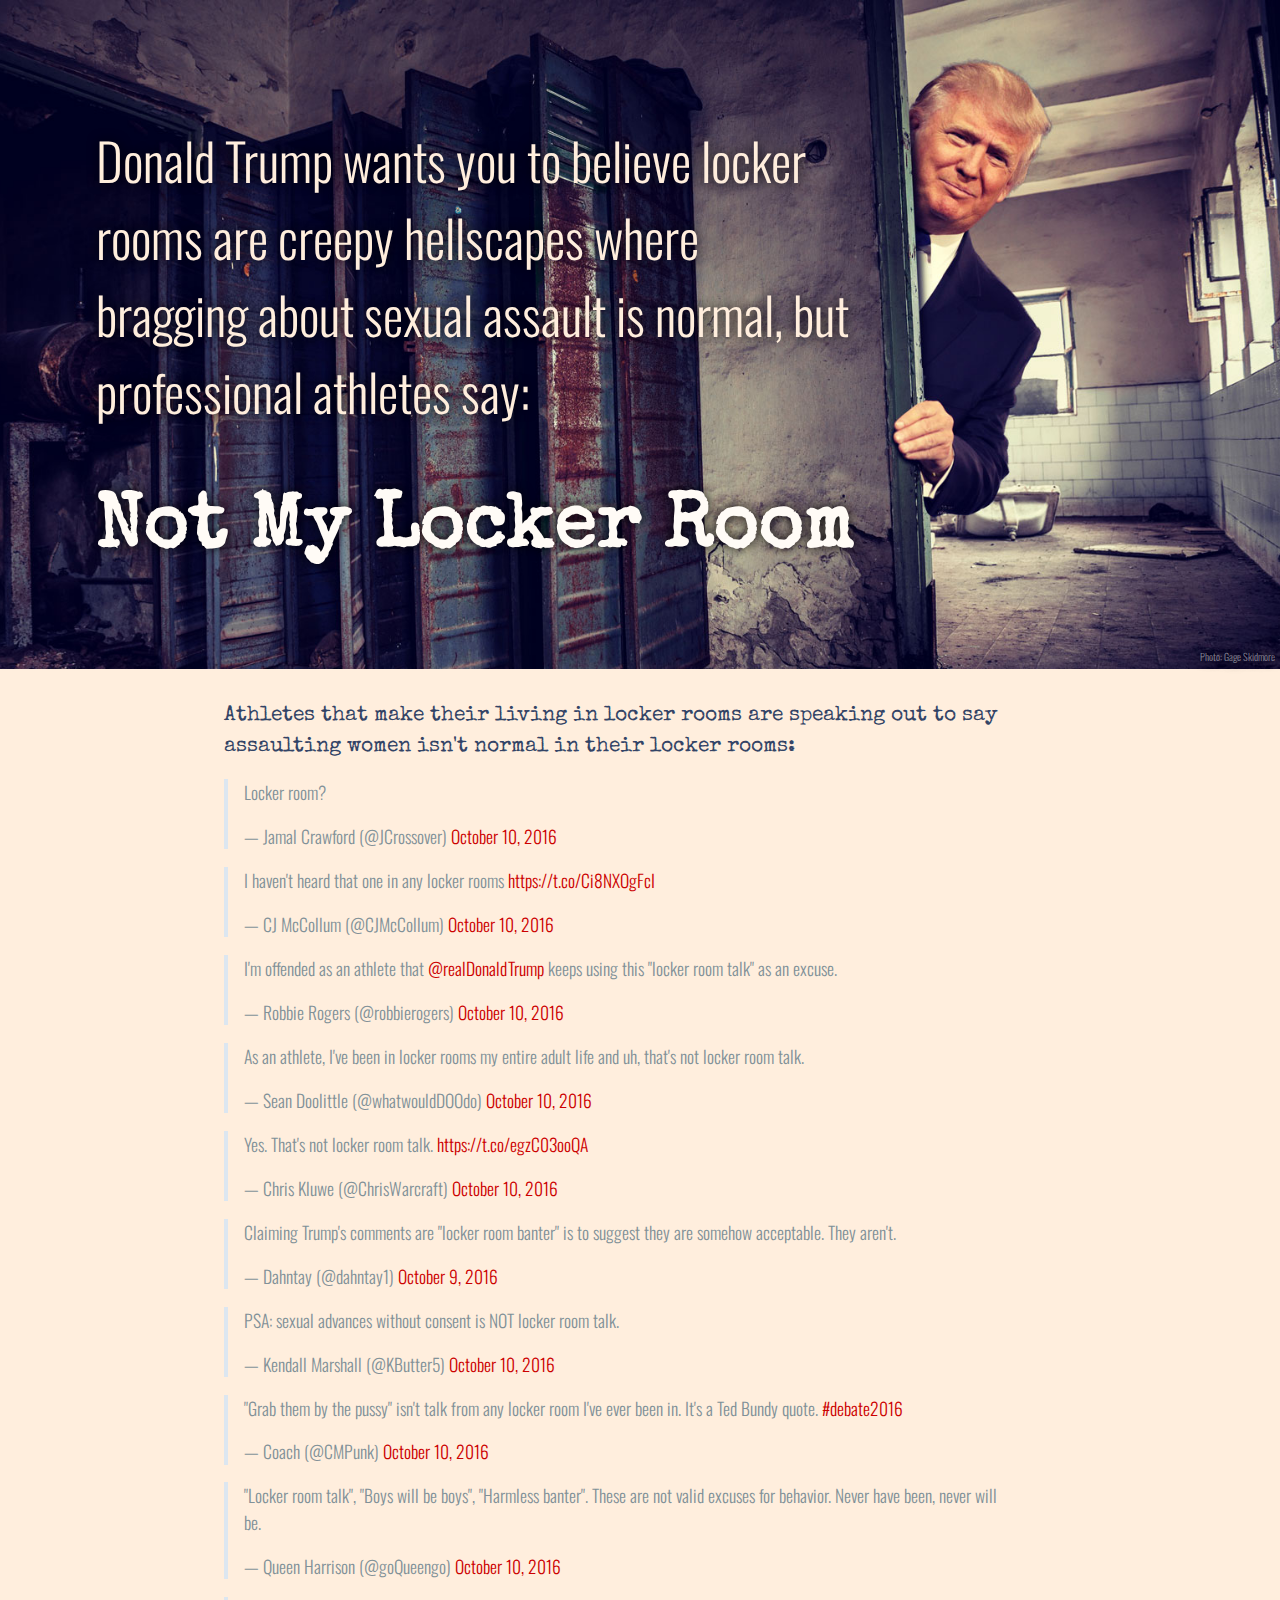
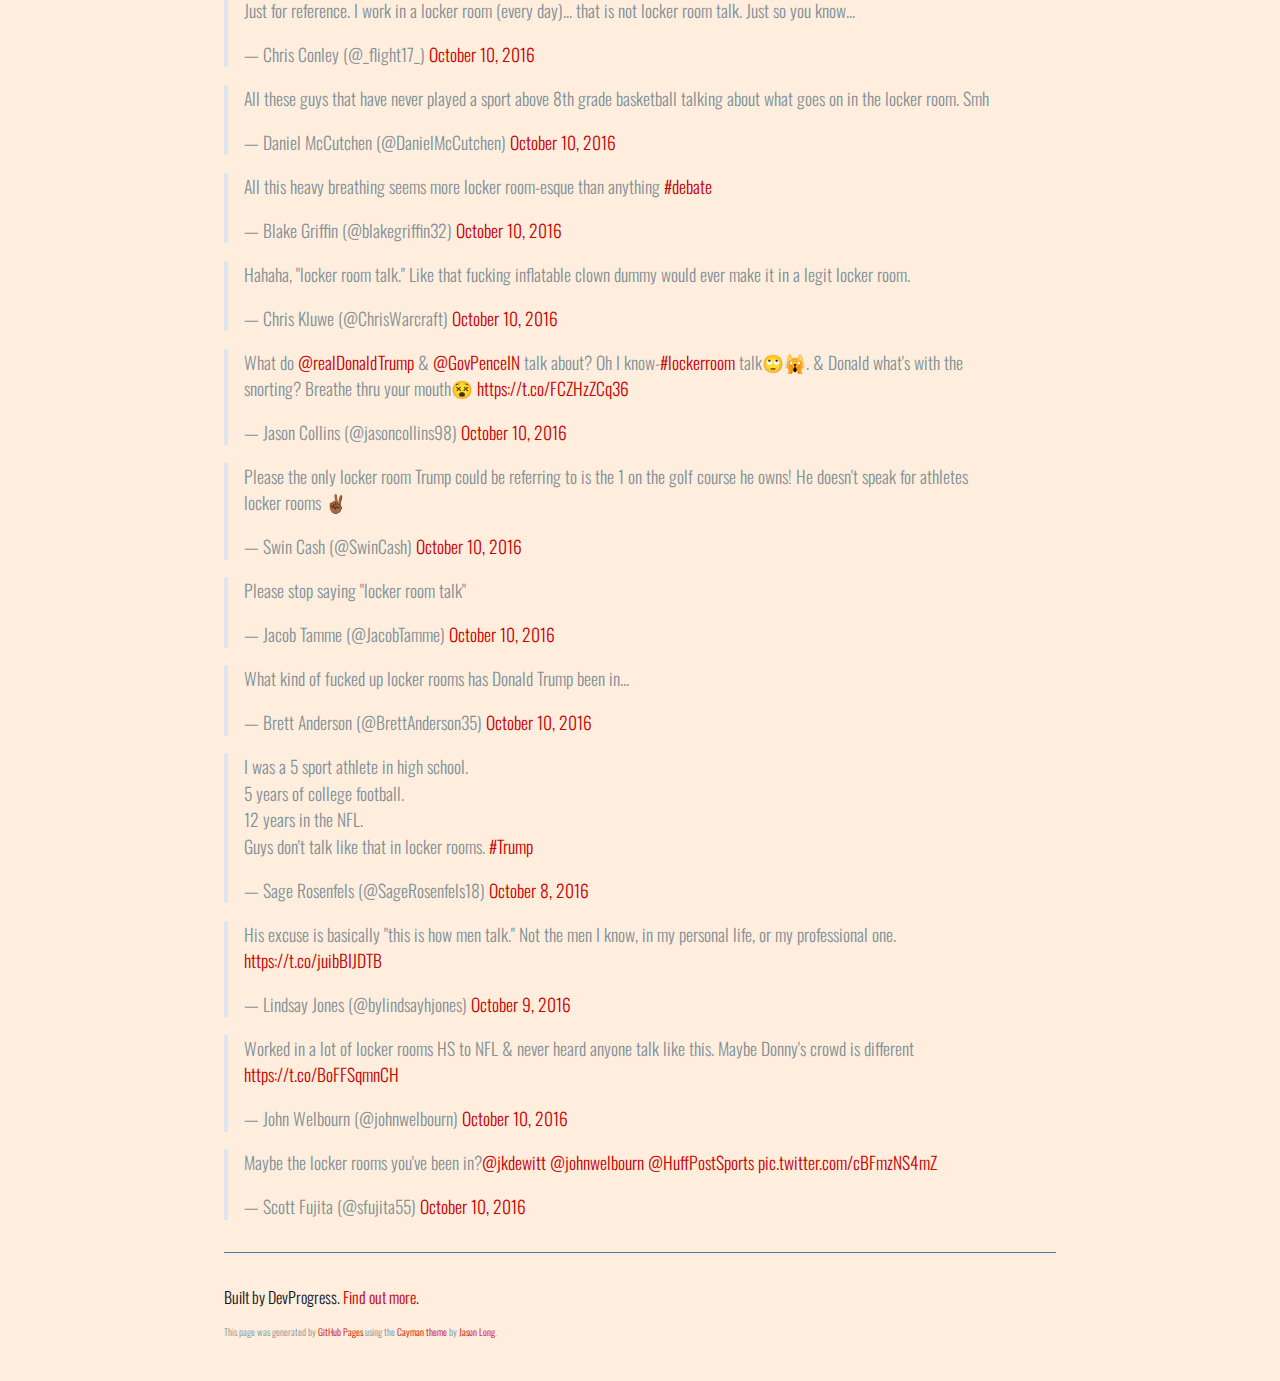
<file: index.html>
<!DOCTYPE html>
<html lang="en-us">
  <head>
    <meta charset="UTF-8">
    <title>Not My Locker Room</title>
    <meta name="viewport" content="width=device-width, initial-scale=1">
    <meta name="theme-color" content="#157878">
    <link rel="stylesheet" href="css/normalize.css">
    <link href="https://fonts.googleapis.com/css?family=Oswald:300,700|Special+Elite" rel="stylesheet">
    <link rel="stylesheet" href="css/style.css">
  </head>
  <body>
    <section class="page-header" style="background-image: url(img/trumplocker_v1.jpg)">
      <h2 class="project-tagline">Donald Trump wants you to believe locker rooms are creepy hellscapes where bragging about sexual assault is normal, but professional athletes say:</h2>
      <h1 class="project-name">Not My Locker Room</h1>
      <span class="photo-credit">Photo: Gage Skidmore</span>
    </section>

    <section class="main-content">
      <h3>Athletes that make their living in locker rooms are speaking out to say assaulting women isn't normal in their locker rooms:</h3>


      <!-- ATHLETE FEED -->


      <div class="content twitter"><blockquote class="twitter-tweet"><p lang="en" dir="ltr">Locker room?</p>&mdash; Jamal Crawford (@JCrossover) <a href="https://twitter.com/JCrossover/status/785289607411802113">October 10, 2016</a></blockquote>
<script async src="//platform.twitter.com/widgets.js" charset="utf-8"></script></div>

<div class="content twitter"><blockquote class="twitter-tweet"><p lang="en" dir="ltr">I haven&#39;t heard that one in any locker rooms <a href="https://t.co/Ci8NXOgFcI">https://t.co/Ci8NXOgFcI</a></p>&mdash; CJ McCollum (@CJMcCollum) <a href="https://twitter.com/CJMcCollum/status/785290999610257408">October 10, 2016</a></blockquote>
<script async src="//platform.twitter.com/widgets.js" charset="utf-8"></script></div>

<div class="content twitter"><blockquote class="twitter-tweet"><p lang="en" dir="ltr">I&#39;m offended as an athlete that <a href="https://twitter.com/realDonaldTrump">@realDonaldTrump</a> keeps using this &quot;locker room talk&quot; as an excuse.</p>&mdash; Robbie Rogers (@robbierogers) <a href="https://twitter.com/robbierogers/status/785288945160421376">October 10, 2016</a></blockquote>
<script async src="//platform.twitter.com/widgets.js" charset="utf-8"></script></div>

<div class="content twitter"><blockquote class="twitter-tweet"><p lang="en" dir="ltr">As an athlete, I&#39;ve been in locker rooms my entire adult life and uh, that&#39;s not locker room talk.</p>&mdash; Sean Doolittle (@whatwouldDOOdo) <a href="https://twitter.com/whatwouldDOOdo/status/785325487061028864">October 10, 2016</a></blockquote>
<script async src="//platform.twitter.com/widgets.js" charset="utf-8"></script></div>

<div class="content twitter"><blockquote class="twitter-tweet"><p lang="en" dir="ltr">Yes. That&#39;s not locker room talk. <a href="https://t.co/egzC03ooQA">https://t.co/egzC03ooQA</a></p>&mdash; Chris Kluwe (@ChrisWarcraft) <a href="https://twitter.com/ChrisWarcraft/status/785288617555931136">October 10, 2016</a></blockquote>
<script async src="//platform.twitter.com/widgets.js" charset="utf-8"></script></div>

<div class="content twitter"><blockquote class="twitter-tweet"><p lang="en" dir="ltr">Claiming Trump&#39;s comments are &quot;locker room banter&quot; is to suggest they are somehow acceptable. They aren&#39;t.</p>&mdash; Dahntay (@dahntay1) <a href="https://twitter.com/dahntay1/status/785141663480025088">October 9, 2016</a></blockquote>
<script async src="//platform.twitter.com/widgets.js" charset="utf-8"></script></div>

<div class="content twitter"><blockquote class="twitter-tweet"><p lang="en" dir="ltr">PSA: sexual advances without consent is NOT locker room talk.</p>&mdash; Kendall Marshall (@KButter5) <a href="https://twitter.com/KButter5/status/785294936421773312">October 10, 2016</a></blockquote>
<script async src="//platform.twitter.com/widgets.js" charset="utf-8"></script></div>

<div class="content twitter"><blockquote class="twitter-tweet"><p lang="en" dir="ltr">&quot;Grab them by the pussy&quot; isn&#39;t talk from any locker room I&#39;ve ever been in. It&#39;s a Ted Bundy quote. <a href="https://twitter.com/hashtag/debate2016?src=hash">#debate2016</a></p>&mdash; Coach (@CMPunk) <a href="https://twitter.com/CMPunk/status/785294067580084225">October 10, 2016</a></blockquote>
<script async src="//platform.twitter.com/widgets.js" charset="utf-8"></script></div>

<div class="content twitter"><blockquote class="twitter-tweet"><p lang="en" dir="ltr">&quot;Locker room talk&quot;, &quot;Boys will be boys&quot;, &quot;Harmless banter&quot;. These are not valid excuses for behavior. Never have been, never will be.</p>&mdash; Queen Harrison (@goQueengo) <a href="https://twitter.com/goQueengo/status/785363044654211073">October 10, 2016</a></blockquote>
<script async src="//platform.twitter.com/widgets.js" charset="utf-8"></script></div>

<div class="content twitter"><blockquote class="twitter-tweet"><p lang="en" dir="ltr">Just for reference. I work in a locker room (every day)... that is not locker room talk. Just so you know...</p>&mdash; Chris Conley (@_flight17_) <a href="https://twitter.com/_flight17_/status/785290574752395264">October 10, 2016</a></blockquote>
<script async src="//platform.twitter.com/widgets.js" charset="utf-8"></script></div>

<div class="content twitter"><blockquote class="twitter-tweet"><p lang="en" dir="ltr">All these guys that have never played a sport above 8th grade basketball talking about what goes on in the locker room. Smh</p>&mdash; Daniel McCutchen (@DanielMcCutchen) <a href="https://twitter.com/DanielMcCutchen/status/785308798801981440">October 10, 2016</a></blockquote>
<script async src="//platform.twitter.com/widgets.js" charset="utf-8"></script></div>

<div class="content twitter"><blockquote class="twitter-tweet"><p lang="en" dir="ltr">All this heavy breathing seems more locker room-esque than anything <a href="https://twitter.com/hashtag/debate?src=hash">#debate</a></p>&mdash; Blake Griffin (@blakegriffin32) <a href="https://twitter.com/blakegriffin32/status/785290365888638976">October 10, 2016</a></blockquote>
<script async src="//platform.twitter.com/widgets.js" charset="utf-8"></script></div>

<div class="content twitter"><blockquote class="twitter-tweet"><p lang="en" dir="ltr">Hahaha, &quot;locker room talk.&quot; Like that fucking inflatable clown dummy would ever make it in a legit locker room.</p>&mdash; Chris Kluwe (@ChrisWarcraft) <a href="https://twitter.com/ChrisWarcraft/status/785286554323255296">October 10, 2016</a></blockquote>
<script async src="//platform.twitter.com/widgets.js" charset="utf-8"></script></div>

<div class="content twitter"><blockquote class="twitter-tweet"><p lang="en" dir="ltr">What do <a href="https://twitter.com/realDonaldTrump">@realDonaldTrump</a> &amp; <a href="https://twitter.com/GovPenceIN">@GovPenceIN</a> talk about? Oh I know-<a href="https://twitter.com/hashtag/lockerroom?src=hash">#lockerroom</a> talk🙄🙀. &amp; Donald what&#39;s with the snorting? Breathe thru your mouth😵 <a href="https://t.co/FCZHzZCq36">https://t.co/FCZHzZCq36</a></p>&mdash; Jason Collins (@jasoncollins98) <a href="https://twitter.com/jasoncollins98/status/785319690973306880">October 10, 2016</a></blockquote>
<script async src="//platform.twitter.com/widgets.js" charset="utf-8"></script></div>

<div class="content twitter"><blockquote class="twitter-tweet"><p lang="en" dir="ltr">Please the only locker room Trump could be referring to is the 1 on the golf course he owns! He doesn&#39;t  speak for athletes locker rooms ✌🏾️</p>&mdash; Swin Cash (@SwinCash) <a href="https://twitter.com/SwinCash/status/785309042948317184">October 10, 2016</a></blockquote>
<script async src="//platform.twitter.com/widgets.js" charset="utf-8"></script></div>

<div class="content twitter"><blockquote class="twitter-tweet"><p lang="en" dir="ltr">Please stop saying &quot;locker room talk&quot;</p>&mdash; Jacob Tamme (@JacobTamme) <a href="https://twitter.com/JacobTamme/status/785286755243012097">October 10, 2016</a></blockquote>
<script async src="//platform.twitter.com/widgets.js" charset="utf-8"></script></div>

<div class="content twitter"><blockquote class="twitter-tweet"><p lang="en" dir="ltr">What kind of fucked up locker rooms has Donald Trump been in...</p>&mdash; Brett Anderson (@BrettAnderson35) <a href="https://twitter.com/BrettAnderson35/status/785288326492192769">October 10, 2016</a></blockquote>
<script async src="//platform.twitter.com/widgets.js" charset="utf-8"></script></div>

<div class="content twitter"><blockquote class="twitter-tweet"><p lang="en" dir="ltr">I was a 5 sport athlete in high school. <br>5 years of college football.<br>12 years in the NFL.<br>Guys don&#39;t talk like that in locker rooms. <a href="https://twitter.com/hashtag/Trump?src=hash">#Trump</a></p>&mdash; Sage Rosenfels (@SageRosenfels18) <a href="https://twitter.com/SageRosenfels18/status/784603529025622020">October 8, 2016</a></blockquote>
<script async src="//platform.twitter.com/widgets.js" charset="utf-8"></script></div>

<div class="content twitter"><blockquote class="twitter-tweet"><p lang="en" dir="ltr">His excuse is basically &quot;this is how men talk.&quot; Not the men I know, in my personal life, or my professional one.  <a href="https://t.co/juibBIJDTB">https://t.co/juibBIJDTB</a></p>&mdash; Lindsay Jones (@bylindsayhjones) <a href="https://twitter.com/bylindsayhjones/status/785113607465865216">October 9, 2016</a></blockquote>
<script async src="//platform.twitter.com/widgets.js" charset="utf-8"></script></div>

<div class="content twitter"><blockquote class="twitter-tweet"><p lang="en" dir="ltr">Worked in a lot of locker rooms HS to NFL &amp; never heard anyone talk like this. Maybe Donny&#39;s crowd is different <a href="https://t.co/BoFFSqmnCH">https://t.co/BoFFSqmnCH</a></p>&mdash; John Welbourn (@johnwelbourn) <a href="https://twitter.com/johnwelbourn/status/785510247678914560">October 10, 2016</a></blockquote>
<script async src="//platform.twitter.com/widgets.js" charset="utf-8"></script></div>

<div class="content twitter"><blockquote class="twitter-tweet"><p lang="en" dir="ltr">Maybe the locker rooms you&#39;ve been in?<a href="https://twitter.com/jkdewitt">@jkdewitt</a> <a href="https://twitter.com/johnwelbourn">@johnwelbourn</a> <a href="https://twitter.com/HuffPostSports">@HuffPostSports</a> <a href="https://t.co/cBFmzNS4mZ">pic.twitter.com/cBFmzNS4mZ</a></p>&mdash; Scott Fujita (@sfujita55) <a href="https://twitter.com/sfujita55/status/785516915435315200">October 10, 2016</a></blockquote>
<script async src="//platform.twitter.com/widgets.js" charset="utf-8"></script></div>



      <!-- FOOTER -->

      <footer class="site-footer">

         <p>Built by DevProgress. <a href="https://devprogress.us/">Find out more</a>.</p>
         <p class="site-footer-credits">This page was generated by <a href="https://pages.github.com">GitHub Pages</a> using the <a href="https://github.com/jasonlong/cayman-theme">Cayman theme</a> by <a href="https://twitter.com/jasonlong">Jason Long</a>.</p>


      </footer>

    </section>

    <!-- Scripts -->
    <script id="twitter-wjs" type="text/javascript" async defer src="//platform.twitter.com/widgets.js"></script>

  </body>
</html>
</file>
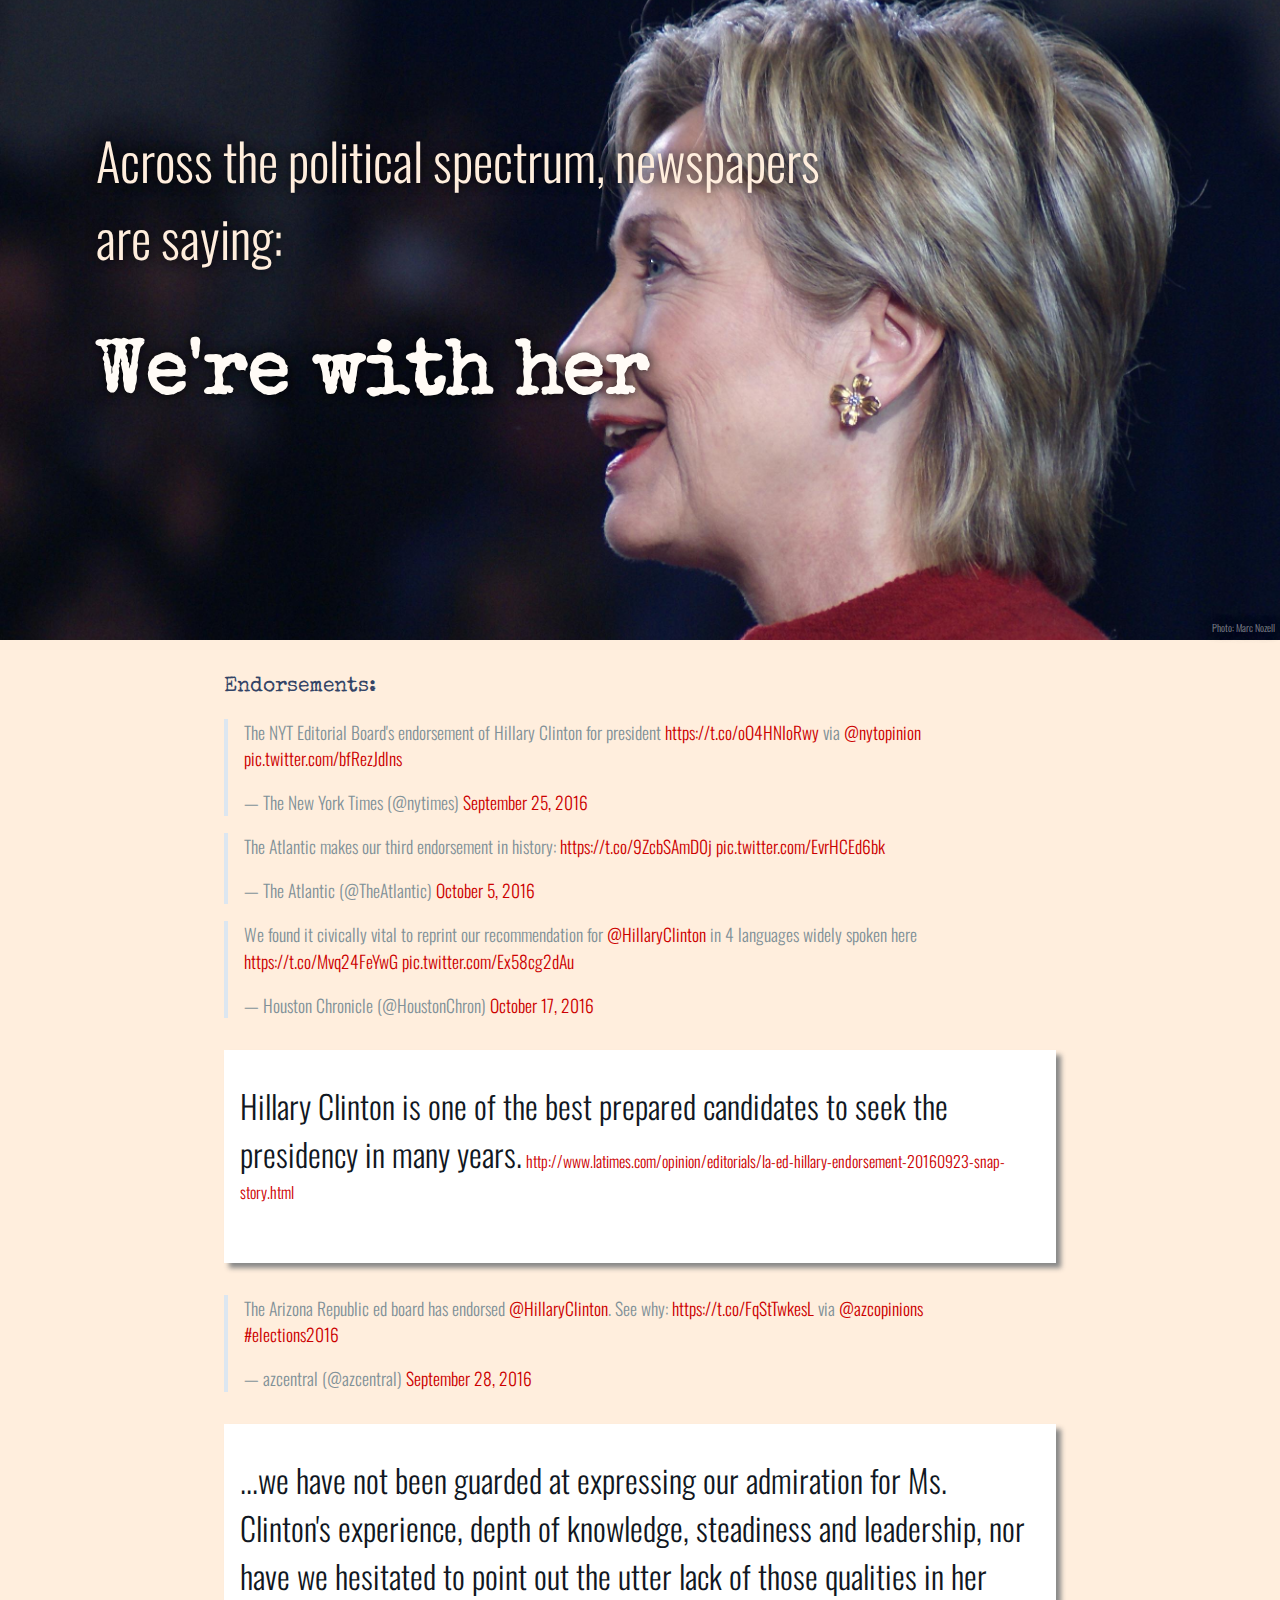
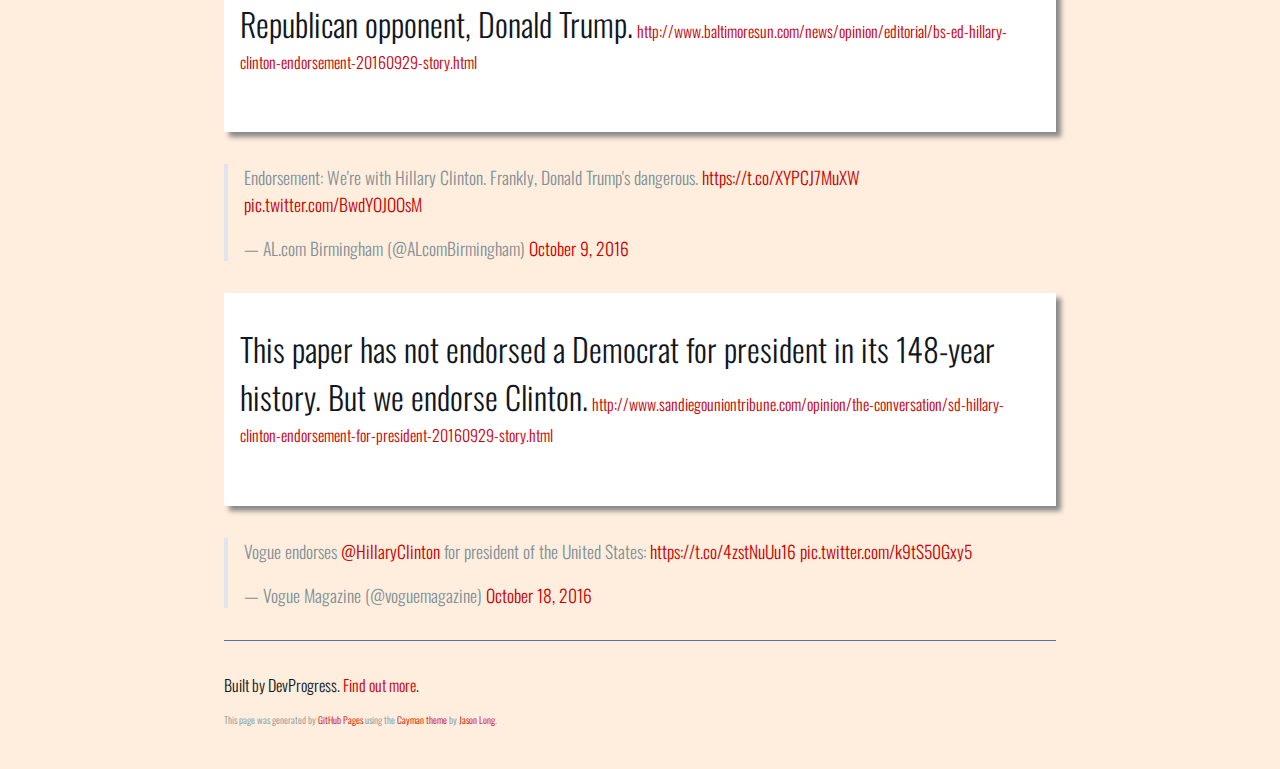
<file: endorsements.html>
<!DOCTYPE html>
<html lang="en-us">
  <head>
    <meta charset="UTF-8">
    <title>We're with her</title>
    <meta name="viewport" content="width=device-width, initial-scale=1">
    <meta name="theme-color" content="#157878">
    <link rel="stylesheet" href="css/normalize.css">
    <link href="https://fonts.googleapis.com/css?family=Oswald:300,700|Special+Elite" rel="stylesheet">
    <link rel="stylesheet" href="css/style.css">
  </head>
  <body>
    <section class="page-header" style="background-image: url(img/hillary.jpg)">
      <h2 class="project-tagline">Across the political spectrum, newspapers are saying:</h2>
      <h1 class="project-name">We're with her</h1>
      <span class="photo-credit">Photo: Marc Nozell</span>
    </section>

    <section class="main-content">
      <h3>Endorsements:</h3>


      <!-- ATHLETE FEED -->


      <div class="content twitter"><blockquote class="twitter-tweet"><p lang="en" dir="ltr">The NYT Editorial Board&#39;s endorsement of Hillary Clinton for president <a href="https://t.co/oO4HNIoRwy">https://t.co/oO4HNIoRwy</a> via <a href="https://twitter.com/nytopinion">@nytopinion</a> <a href="https://t.co/bfRezJdlns">pic.twitter.com/bfRezJdlns</a></p>&mdash; The New York Times (@nytimes) <a href="https://twitter.com/nytimes/status/780138577132937216">September 25, 2016</a></blockquote>
<script async src="//platform.twitter.com/widgets.js" charset="utf-8"></script></div>

<div class="content twitter"><blockquote class="twitter-tweet"><p lang="en" dir="ltr">The Atlantic makes our third endorsement in history:  <a href="https://t.co/9ZcbSAmD0j">https://t.co/9ZcbSAmD0j</a> <a href="https://t.co/EvrHCEd6bk">pic.twitter.com/EvrHCEd6bk</a></p>&mdash; The Atlantic (@TheAtlantic) <a href="https://twitter.com/TheAtlantic/status/783760939858395136">October 5, 2016</a></blockquote>
<script async src="//platform.twitter.com/widgets.js" charset="utf-8"></script></div>

<div class="content twitter"><blockquote class="twitter-tweet"><p lang="en" dir="ltr">We found it civically vital to reprint our recommendation for <a href="https://twitter.com/HillaryClinton">@HillaryClinton</a> in 4 languages widely spoken here <a href="https://t.co/Mvq24FeYwG">https://t.co/Mvq24FeYwG</a> <a href="https://t.co/Ex58cg2dAu">pic.twitter.com/Ex58cg2dAu</a></p>&mdash; Houston Chronicle (@HoustonChron) <a href="https://twitter.com/HoustonChron/status/788022336695865344">October 17, 2016</a></blockquote>
<script async src="//platform.twitter.com/widgets.js" charset="utf-8"></script></div>

<div class="content website"><span class="website-content">Hillary Clinton is one of the best prepared candidates to seek the presidency in many years.</span>
<span class="website-url"><a href="http://www.latimes.com/opinion/editorials/la-ed-hillary-endorsement-20160923-snap-story.html">http://www.latimes.com/opinion/editorials/la-ed-hillary-endorsement-20160923-snap-story.html</a></span><br><br></div>

<div class="content twitter"><blockquote class="twitter-tweet"><p lang="en" dir="ltr">The Arizona Republic ed board has endorsed <a href="https://twitter.com/HillaryClinton">@HillaryClinton</a>. See why: <a href="https://t.co/FqStTwkesL">https://t.co/FqStTwkesL</a> via <a href="https://twitter.com/azcopinions">@azcopinions</a> <a href="https://twitter.com/hashtag/elections2016?src=hash">#elections2016</a></p>&mdash; azcentral (@azcentral) <a href="https://twitter.com/azcentral/status/780937672223256576">September 28, 2016</a></blockquote>
<script async src="//platform.twitter.com/widgets.js" charset="utf-8"></script></div>

<div class="content website"><span class="website-content">...we have not been guarded at expressing our admiration for Ms.  Clinton's experience, depth of knowledge, steadiness and leadership, nor have we hesitated to point out the utter lack of those qualities in her Republican opponent, Donald Trump.</span>
<span class="website-url"><a href="http://www.baltimoresun.com/news/opinion/editorial/bs-ed-hillary-clinton-endorsement-20160929-story.html">http://www.baltimoresun.com/news/opinion/editorial/bs-ed-hillary-clinton-endorsement-20160929-story.html</a></span><br><br></div>

<div class="content twitter"><blockquote class="twitter-tweet"><p lang="en" dir="ltr">Endorsement: We&#39;re with Hillary Clinton. Frankly, Donald Trump&#39;s dangerous. <a href="https://t.co/XYPCJ7MuXW">https://t.co/XYPCJ7MuXW</a> <a href="https://t.co/BwdYOJOOsM">pic.twitter.com/BwdYOJOOsM</a></p>&mdash; AL.com Birmingham (@ALcomBirmingham) <a href="https://twitter.com/ALcomBirmingham/status/785098210452922368">October 9, 2016</a></blockquote>
<script async src="//platform.twitter.com/widgets.js" charset="utf-8"></script></div>

<div class="content website"><span class="website-content">This paper has not endorsed a Democrat for president in its 148-year history. But we endorse Clinton.</span>
<span class="website-url"><a href="http://www.sandiegouniontribune.com/opinion/the-conversation/sd-hillary-clinton-endorsement-for-president-20160929-story.html">http://www.sandiegouniontribune.com/opinion/the-conversation/sd-hillary-clinton-endorsement-for-president-20160929-story.html</a></span><br><br></div>

<div class="content twitter"><blockquote class="twitter-tweet"><p lang="en" dir="ltr">Vogue endorses <a href="https://twitter.com/HillaryClinton">@HillaryClinton</a> for president of the United States: <a href="https://t.co/4zstNuUu16">https://t.co/4zstNuUu16</a> <a href="https://t.co/k9tS50Gxy5">pic.twitter.com/k9tS50Gxy5</a></p>&mdash; Vogue Magazine (@voguemagazine) <a href="https://twitter.com/voguemagazine/status/788412745049837569">October 18, 2016</a></blockquote>
<script async src="//platform.twitter.com/widgets.js" charset="utf-8"></script></div>



      <!-- FOOTER -->

      <footer class="site-footer">

         <p>Built by DevProgress. <a href="https://devprogress.us/">Find out more</a>.</p>
         <p class="site-footer-credits">This page was generated by <a href="https://pages.github.com">GitHub Pages</a> using the <a href="https://github.com/jasonlong/cayman-theme">Cayman theme</a> by <a href="https://twitter.com/jasonlong">Jason Long</a>.</p>


      </footer>

    </section>

    <!-- Scripts -->
    <script id="twitter-wjs" type="text/javascript" async defer src="//platform.twitter.com/widgets.js"></script>

  </body>
</html>
</file>
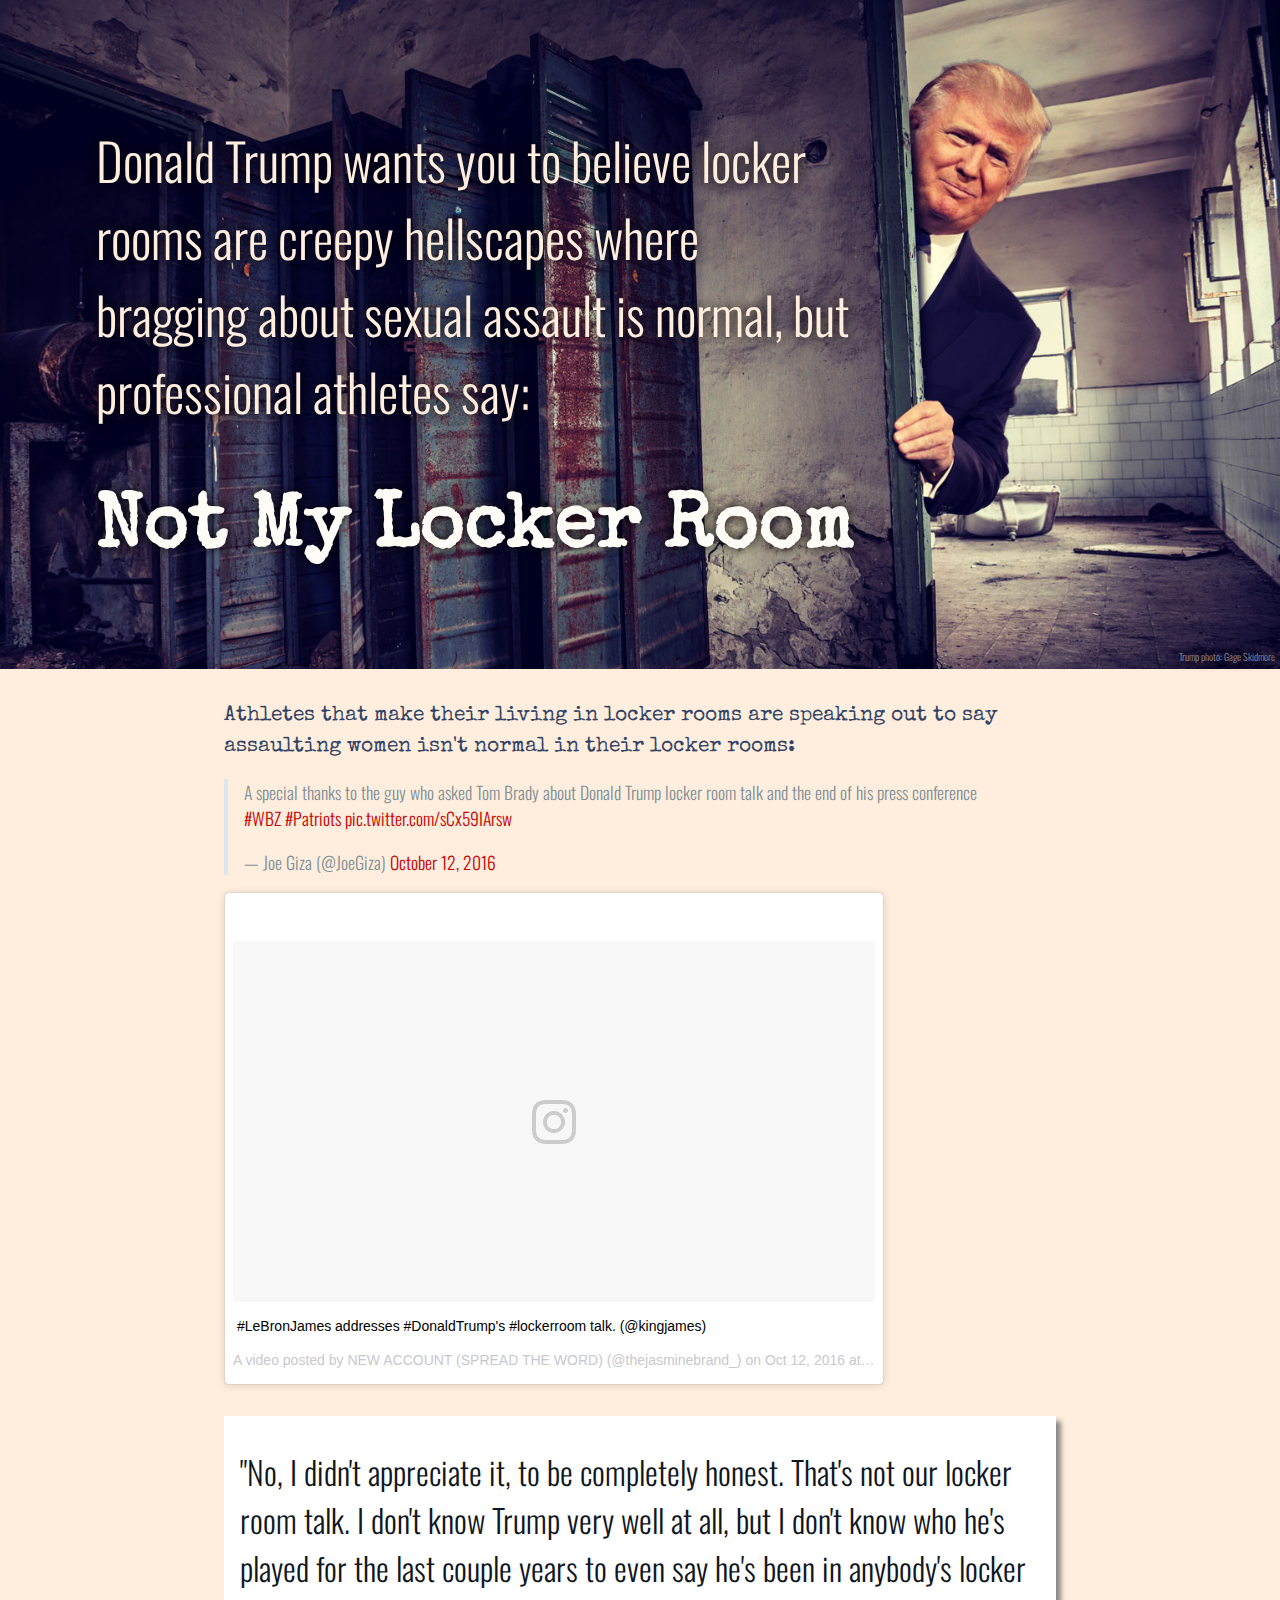
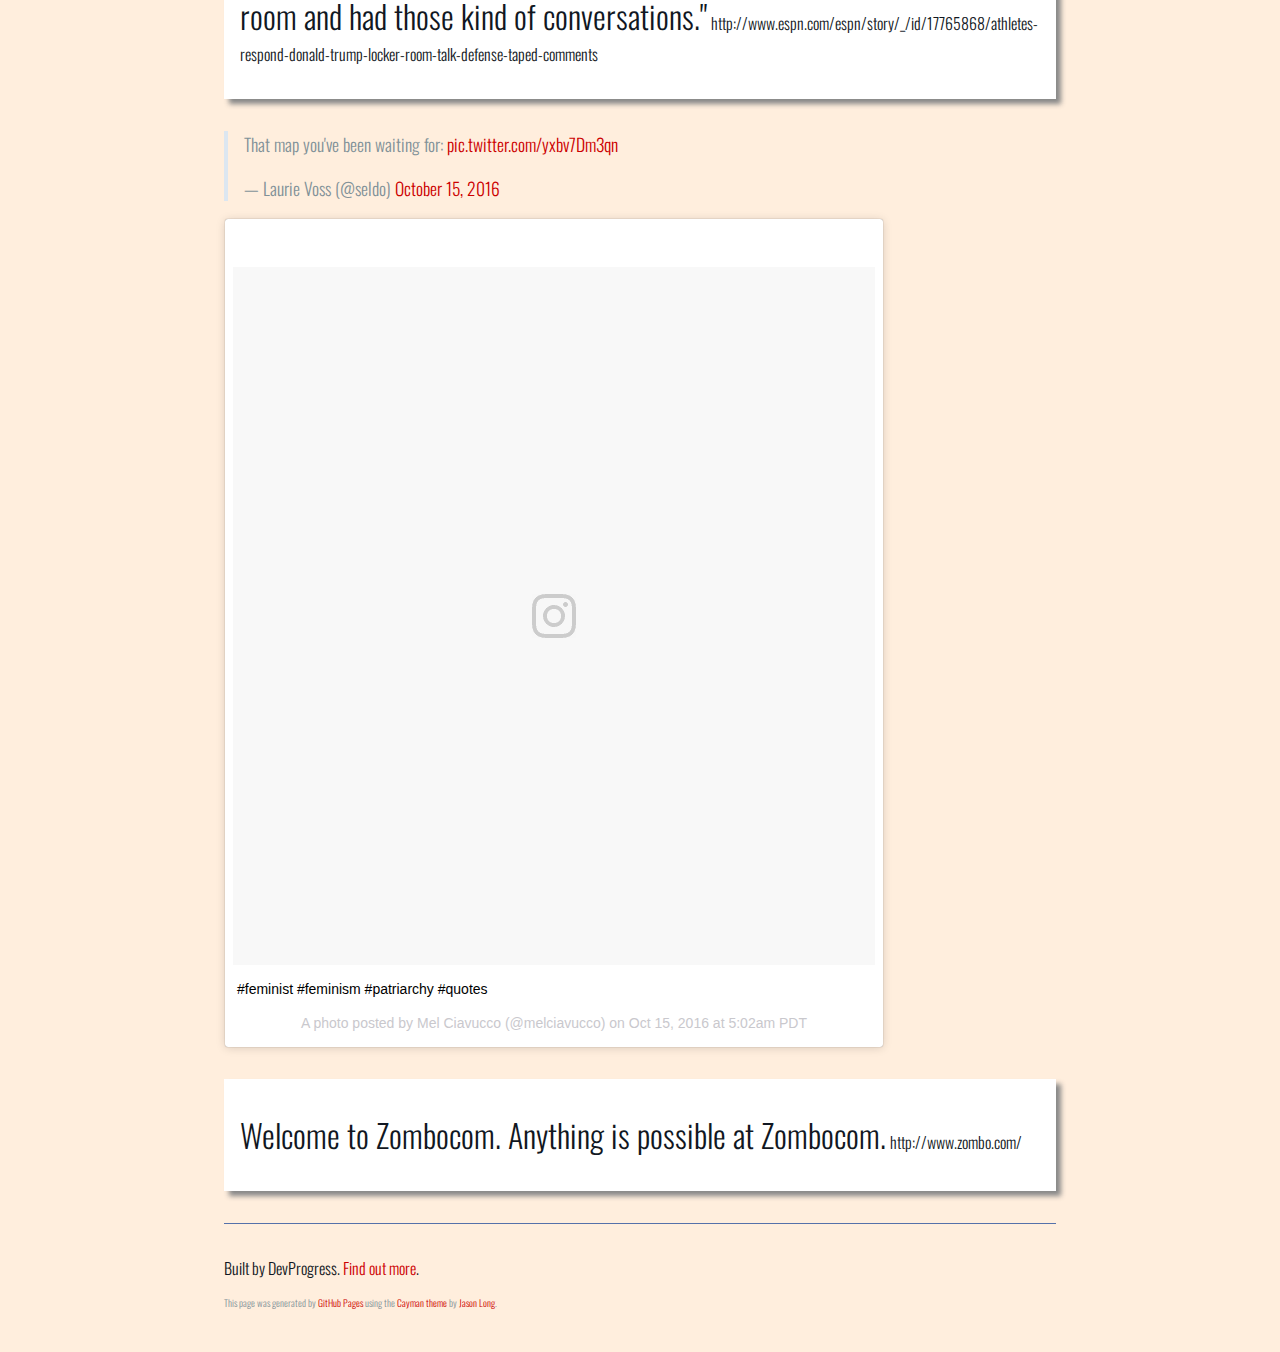
<file: generated_page.html>
<!DOCTYPE html>
<html lang="en-us">
  <head>
    <meta charset="UTF-8">
    <title>Not My Locker Room</title>
    <meta name="viewport" content="width=device-width, initial-scale=1">
    <meta name="theme-color" content="#157878">
    <link rel="stylesheet" href="css/normalize.css">
    <link href="https://fonts.googleapis.com/css?family=Oswald:300,700|Special+Elite" rel="stylesheet">
    <link rel="stylesheet" href="css/style.css">
  </head>
  <body>
    <section class="page-header">
      <h2 class="project-tagline">Donald Trump wants you to believe locker rooms are creepy hellscapes where bragging about sexual assault is normal, but professional athletes&nbsp;say:</h2>
      <h1 class="project-name">Not My Locker Room</h1>
      <span class="photo-credit">Trump photo: Gage Skidmore</span>
    </section>

    <section class="main-content">
      <h3>Athletes that make their living in locker rooms are speaking out to say assaulting women isn't normal in their locker rooms:</h3>


      <!-- ATHLETE FEED -->


      <div class="content twitter"><blockquote class="twitter-tweet"><p lang="en" dir="ltr">A special thanks to the guy who asked Tom Brady about Donald Trump locker room talk and the end of his press conference <a href="https://twitter.com/hashtag/WBZ?src=hash">#WBZ</a> <a href="https://twitter.com/hashtag/Patriots?src=hash">#Patriots</a> <a href="https://t.co/sCx59IArsw">pic.twitter.com/sCx59IArsw</a></p>&mdash; Joe Giza (@JoeGiza) <a href="https://twitter.com/JoeGiza/status/786232825817157634">October 12, 2016</a></blockquote>
<script async src="//platform.twitter.com/widgets.js" charset="utf-8"></script></div>

<div class="content instagram"><blockquote class="instagram-media" data-instgrm-captioned data-instgrm-version="7" style=" background:#FFF; border:0; border-radius:3px; box-shadow:0 0 1px 0 rgba(0,0,0,0.5),0 1px 10px 0 rgba(0,0,0,0.15); margin: 1px; max-width:658px; padding:0; width:99.375%; width:-webkit-calc(100% - 2px); width:calc(100% - 2px);"><div style="padding:8px;"> <div style=" background:#F8F8F8; line-height:0; margin-top:40px; padding:28.1045751634% 0; text-align:center; width:100%;"> <div style=" background:url([data-uri]); display:block; height:44px; margin:0 auto -44px; position:relative; top:-22px; width:44px;"></div></div> <p style=" margin:8px 0 0 0; padding:0 4px;"> <a href="https://www.instagram.com/p/BLeVwxih35H/" style=" color:#000; font-family:Arial,sans-serif; font-size:14px; font-style:normal; font-weight:normal; line-height:17px; text-decoration:none; word-wrap:break-word;" target="_blank">#LeBronJames addresses #DonaldTrump&#39;s #lockerroom talk. (@kingjames)</a></p> <p style=" color:#c9c8cd; font-family:Arial,sans-serif; font-size:14px; line-height:17px; margin-bottom:0; margin-top:8px; overflow:hidden; padding:8px 0 7px; text-align:center; text-overflow:ellipsis; white-space:nowrap;">A video posted by NEW ACCOUNT (SPREAD THE WORD) (@thejasminebrand_) on <time style=" font-family:Arial,sans-serif; font-size:14px; line-height:17px;" datetime="2016-10-12T19:08:57+00:00">Oct 12, 2016 at 12:08pm PDT</time></p></div></blockquote>
<script async defer src="//platform.instagram.com/en_US/embeds.js"></script></div>

<div class="content website"><span class="website-content">"No, I didn't appreciate it, to be completely honest. That's not our locker room talk. I don't know Trump very well at all, but I don't know who he's played for the last couple years to even say he's been in anybody's locker room and had those kind of conversations."</span>
<span class="website-url">http://www.espn.com/espn/story/_/id/17765868/athletes-respond-donald-trump-locker-room-talk-defense-taped-comments</span></div>

<div class="content twitter"><blockquote class="twitter-tweet"><p lang="en" dir="ltr">That map you&#39;ve been waiting for: <a href="https://t.co/yxbv7Dm3qn">pic.twitter.com/yxbv7Dm3qn</a></p>&mdash; Laurie Voss (@seldo) <a href="https://twitter.com/seldo/status/787105236842270720">October 15, 2016</a></blockquote>
<script async src="//platform.twitter.com/widgets.js" charset="utf-8"></script></div>

<div class="content instagram"><blockquote class="instagram-media" data-instgrm-captioned data-instgrm-version="7" style=" background:#FFF; border:0; border-radius:3px; box-shadow:0 0 1px 0 rgba(0,0,0,0.5),0 1px 10px 0 rgba(0,0,0,0.15); margin: 1px; max-width:658px; padding:0; width:99.375%; width:-webkit-calc(100% - 2px); width:calc(100% - 2px);"><div style="padding:8px;"> <div style=" background:#F8F8F8; line-height:0; margin-top:40px; padding:54.3518518519% 0; text-align:center; width:100%;"> <div style=" background:url([data-uri]); display:block; height:44px; margin:0 auto -44px; position:relative; top:-22px; width:44px;"></div></div> <p style=" margin:8px 0 0 0; padding:0 4px;"> <a href="https://www.instagram.com/p/BLlTXQajBet/" style=" color:#000; font-family:Arial,sans-serif; font-size:14px; font-style:normal; font-weight:normal; line-height:17px; text-decoration:none; word-wrap:break-word;" target="_blank">#feminist #feminism #patriarchy #quotes</a></p> <p style=" color:#c9c8cd; font-family:Arial,sans-serif; font-size:14px; line-height:17px; margin-bottom:0; margin-top:8px; overflow:hidden; padding:8px 0 7px; text-align:center; text-overflow:ellipsis; white-space:nowrap;">A photo posted by Mel Ciavucco (@melciavucco) on <time style=" font-family:Arial,sans-serif; font-size:14px; line-height:17px;" datetime="2016-10-15T12:02:41+00:00">Oct 15, 2016 at 5:02am PDT</time></p></div></blockquote>
<script async defer src="//platform.instagram.com/en_US/embeds.js"></script></div>

<div class="content website"><span class="website-content">Welcome to Zombocom. Anything is possible at Zombocom.</span>
<span class="website-url">http://www.zombo.com/</span></div>



      <!-- FOOTER -->

      <footer class="site-footer">

         <p>Built by DevProgress. <a href="https://devprogress.us/">Find out more</a>.</p>
         <p class="site-footer-credits">This page was generated by <a href="https://pages.github.com">GitHub Pages</a> using the <a href="https://github.com/jasonlong/cayman-theme">Cayman theme</a> by <a href="https://twitter.com/jasonlong">Jason Long</a>.</p>


      </footer>

    </section>

    <!-- Scripts -->
    <script id="twitter-wjs" type="text/javascript" async defer src="//platform.twitter.com/widgets.js"></script>

  </body>
</html>
</file>
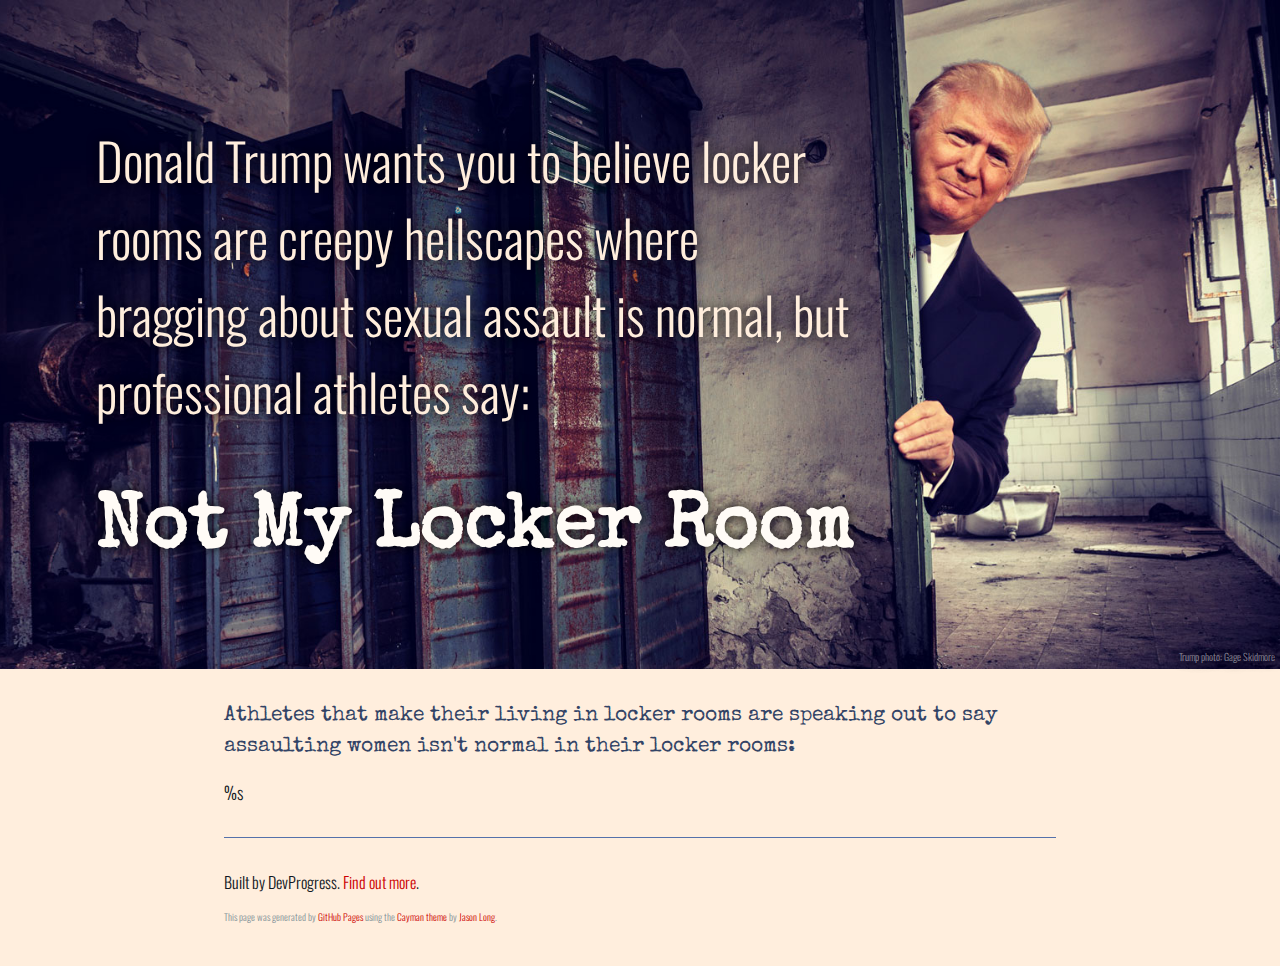
<file: index_tempate.html>
<!DOCTYPE html>
<html lang="en-us">
  <head>
    <meta charset="UTF-8">
    <title>Not My Locker Room</title>
    <meta name="viewport" content="width=device-width, initial-scale=1">
    <meta name="theme-color" content="#157878">
    <link rel="stylesheet" href="css/normalize.css">
    <link href="https://fonts.googleapis.com/css?family=Oswald:300,700|Special+Elite" rel="stylesheet">
    <link rel="stylesheet" href="css/style.css">
  </head>
  <body>
    <section class="page-header">
      <h2 class="project-tagline">Donald Trump wants you to believe locker rooms are creepy hellscapes where bragging about sexual assault is normal, but professional athletes&nbsp;say:</h2>
      <h1 class="project-name">Not My Locker Room</h1>
      <span class="photo-credit">Trump photo: Gage Skidmore</span>
    </section>

    <section class="main-content">
      <h3>Athletes that make their living in locker rooms are speaking out to say assaulting women isn't normal in their locker rooms:</h3>


      <!-- ATHLETE FEED -->


      %s



      <!-- FOOTER -->

      <footer class="site-footer">

         <p>Built by DevProgress. <a href="https://devprogress.us/">Find out more</a>.</p>
         <p class="site-footer-credits">This page was generated by <a href="https://pages.github.com">GitHub Pages</a> using the <a href="https://github.com/jasonlong/cayman-theme">Cayman theme</a> by <a href="https://twitter.com/jasonlong">Jason Long</a>.</p>


      </footer>

    </section>

    <!-- Scripts -->
    <script id="twitter-wjs" type="text/javascript" async defer src="//platform.twitter.com/widgets.js"></script>

  </body>
</html>
</file>
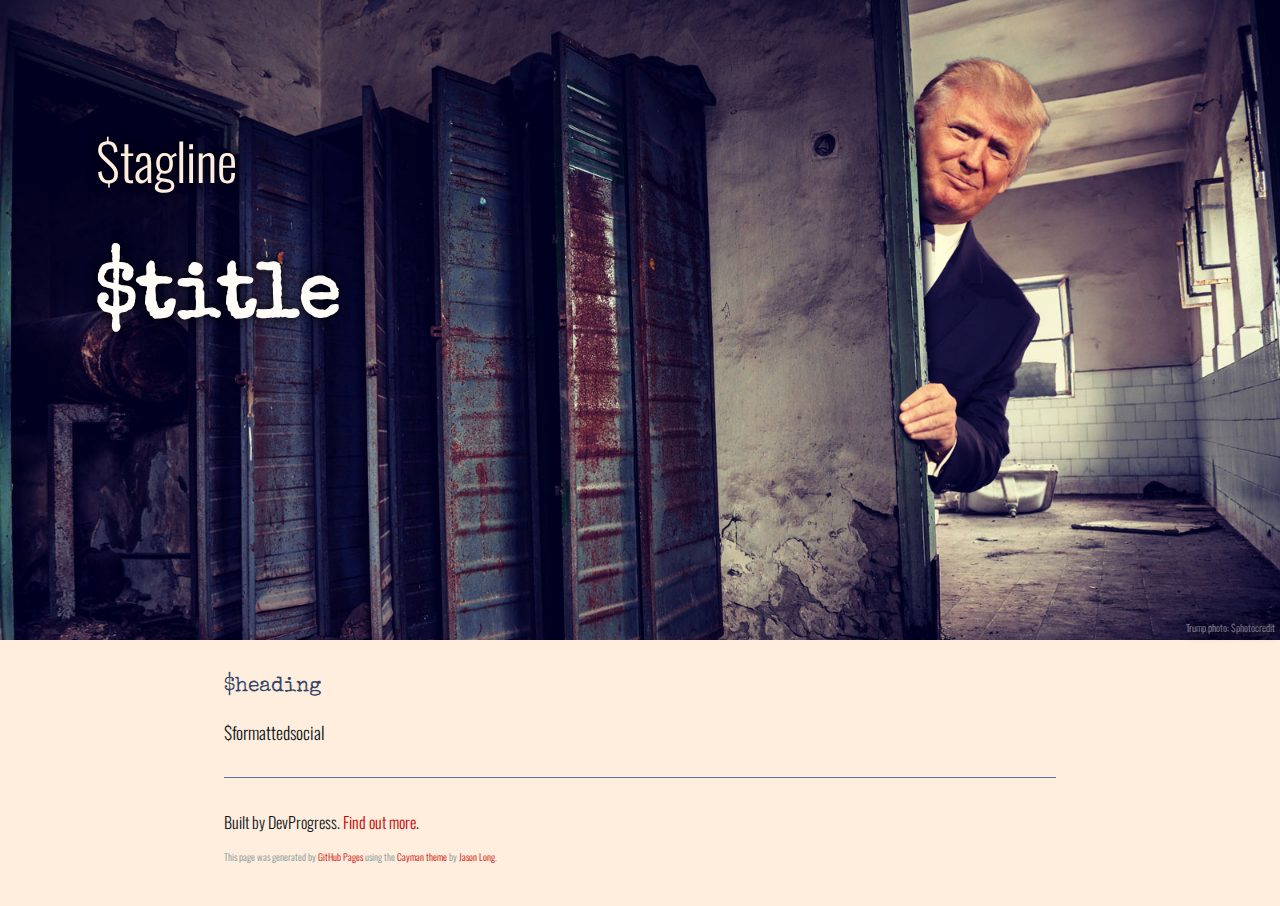
<file: index_template.html>
<!DOCTYPE html>
<html lang="en-us">
  <head>
    <meta charset="UTF-8">
    <title>$title</title>
    <meta name="viewport" content="width=device-width, initial-scale=1">
    <meta name="theme-color" content="#157878">
    <link rel="stylesheet" href="css/normalize.css">
    <link href="https://fonts.googleapis.com/css?family=Oswald:300,700|Special+Elite" rel="stylesheet">
    <link rel="stylesheet" href="css/style.css">
  </head>
  <body>
    <section class="page-header">
      <h2 class="project-tagline">$tagline</h2>
      <h1 class="project-name">$title</h1>
      <span class="photo-credit">Trump photo: $photocredit</span>
    </section>

    <section class="main-content">
      <h3>$heading</h3>


      <!-- ATHLETE FEED -->


      $formattedsocial



      <!-- FOOTER -->

      <footer class="site-footer">

         <p>Built by DevProgress. <a href="https://devprogress.us/">Find out more</a>.</p>
         <p class="site-footer-credits">This page was generated by <a href="https://pages.github.com">GitHub Pages</a> using the <a href="https://github.com/jasonlong/cayman-theme">Cayman theme</a> by <a href="https://twitter.com/jasonlong">Jason Long</a>.</p>


      </footer>

    </section>

    <!-- Scripts -->
    <script id="twitter-wjs" type="text/javascript" async defer src="//platform.twitter.com/widgets.js"></script>

  </body>
</html>
</file>
<file: css/style.css>
* {
  box-sizing: border-box; }

body {
  padding: 0;
  margin: 0;
  font-family: "Oswald", sans-serif;
  font-size: 16px;
  line-height: 1.5;
  color: #111722;
  font-weight: 300;
  background-color: #ffeedd; }

h1, h2, h3 {
  font-family: "Special Elite", Courier, sans-serif; }

a {
  color: #cc0000;
  text-decoration: none; }
  a:hover {
    text-decoration: underline; }

.btn {
  display: inline-block;
  margin-bottom: 1rem;
  color: rgba(255, 255, 255, 0.7);
  background-color: rgba(255, 255, 255, 0.08);
  border-color: rgba(255, 255, 255, 0.2);
  border-style: solid;
  border-width: 1px;
  border-radius: 0.3rem;
  transition: color 0.2s, background-color 0.2s, border-color 0.2s; }
  .btn:hover {
    color: rgba(255, 255, 255, 0.8);
    text-decoration: none;
    background-color: rgba(255, 255, 255, 0.2);
    border-color: rgba(255, 255, 255, 0.3); }
  .btn + .btn {
    margin-left: 1rem; }
  @media screen and (min-width: 64em) {
    .btn {
      padding: 0.75rem 1rem; } }
  @media screen and (min-width: 42em) and (max-width: 64em) {
    .btn {
      padding: 0.6rem 0.9rem;
      font-size: 0.9rem; } }
  @media screen and (max-width: 42em) {
    .btn {
      display: block;
      width: 100%;
      padding: 0.75rem;
      font-size: 0.9rem; }
      .btn + .btn {
        margin-top: 1rem;
        margin-left: 0; } }

.page-header {
  color: #ffeedd;
  text-align: left;
  position: relative;
  background-color: #159957;
  background: #159957 url(../img/trumplocker_v1.jpg) no-repeat 80% 50%/cover;
  min-height: 50vw;
  text-shadow: rgba(0, 0, 0, 0.9) 0 0 12px; }
  @media screen and (min-width: 64em) {
    .page-header {
      padding: 5rem 6rem; } }
  @media screen and (min-width: 42em) and (max-width: 64em) {
    .page-header {
      padding: 3rem 4rem; } }
  @media screen and (max-width: 42em) {
    .page-header {
      padding: 2rem 1rem; } }

.project-name {
  margin-top: 0;
  margin-bottom: 0.1rem;
  color: #fffbf6; }
  @media screen and (min-width: 64em) {
    .project-name {
      font-size: 6vw; } }
  @media screen and (min-width: 42em) and (max-width: 64em) {
    .project-name {
      font-size: 6vw; } }
  @media screen and (max-width: 42em) {
    .project-name {
      font-size: 9vw; } }

.project-tagline {
  font-weight: 300;
  font-family: "Oswald", sans-serif;
  color: #ffeedd;
  width: 70%; }
  @media screen and (min-width: 64em) {
    .project-tagline {
      font-size: 4vw; } }
  @media screen and (min-width: 42em) and (max-width: 64em) {
    .project-tagline {
      font-size: 4vw; } }
  @media screen and (max-width: 42em) {
    .project-tagline {
      font-size: 4.8vw;
      width: 60%; } }

.photo-credit {
  position: absolute;
  bottom: 5px;
  right: 5px;
  font-size: 10px;
  color: rgba(255, 255, 255, 0.5); }

.main-content {
  word-wrap: break-word; }
  .main-content :first-child {
    margin-top: 0; }
  @media screen and (min-width: 64em) {
    .main-content {
      max-width: 64rem;
      padding: 2rem 6rem;
      margin: 0 auto;
      font-size: 1.1rem; } }
  @media screen and (min-width: 42em) and (max-width: 64em) {
    .main-content {
      padding: 2rem 4rem;
      font-size: 1.1rem; } }
  @media screen and (max-width: 42em) {
    .main-content {
      padding: 2rem 1rem;
      font-size: 1rem; } }
  .main-content img {
    max-width: 100%; }
  .main-content h1,
  .main-content h2,
  .main-content h3,
  .main-content h4,
  .main-content h5,
  .main-content h6 {
    margin-top: 2rem;
    margin-bottom: 1rem;
    font-weight: normal;
    color: #334466; }
  .main-content p {
    margin-bottom: 1em; }
  .main-content code {
    padding: 2px 4px;
    font-family: Consolas, "Liberation Mono", Menlo, Courier, monospace;
    font-size: 0.9rem;
    color: #567482;
    background-color: #f3f6fa;
    border-radius: 0.3rem; }
  .main-content pre {
    padding: 0.8rem;
    margin-top: 0;
    margin-bottom: 1rem;
    font: 1rem Consolas, "Liberation Mono", Menlo, Courier, monospace;
    color: #567482;
    word-wrap: normal;
    background-color: #f3f6fa;
    border: solid 1px #dce6f0;
    border-radius: 0.3rem; }
    .main-content pre > code {
      padding: 0;
      margin: 0;
      font-size: 0.9rem;
      color: #567482;
      word-break: normal;
      white-space: pre;
      background: transparent;
      border: 0; }
  .main-content .highlight {
    margin-bottom: 1rem; }
    .main-content .highlight pre {
      margin-bottom: 0;
      word-break: normal; }
  .main-content .highlight pre,
  .main-content pre {
    padding: 0.8rem;
    overflow: auto;
    font-size: 0.9rem;
    line-height: 1.45;
    border-radius: 0.3rem;
    -webkit-overflow-scrolling: touch; }
  .main-content pre code,
  .main-content pre tt {
    display: inline;
    max-width: initial;
    padding: 0;
    margin: 0;
    overflow: initial;
    line-height: inherit;
    word-wrap: normal;
    background-color: transparent;
    border: 0; }
    .main-content pre code:before, .main-content pre code:after,
    .main-content pre tt:before,
    .main-content pre tt:after {
      content: normal; }
  .main-content ul,
  .main-content ol {
    margin-top: 0; }
  .main-content blockquote {
    padding: 0 1rem;
    margin-left: 0;
    color: #819198;
    border-left: 0.3rem solid #dce6f0; }
    .main-content blockquote > :first-child {
      margin-top: 0; }
    .main-content blockquote > :last-child {
      margin-bottom: 0; }
  .main-content table {
    display: block;
    width: 100%;
    overflow: auto;
    word-break: normal;
    word-break: keep-all;
    -webkit-overflow-scrolling: touch; }
    .main-content table th {
      font-weight: bold; }
    .main-content table th,
    .main-content table td {
      padding: 0.5rem 1rem;
      border: 1px solid #e9ebec; }
  .main-content dl {
    padding: 0; }
    .main-content dl dt {
      padding: 0;
      margin-top: 1rem;
      font-size: 1rem;
      font-weight: bold; }
    .main-content dl dd {
      padding: 0;
      margin-bottom: 1rem; }
  .main-content hr {
    height: 2px;
    padding: 0;
    margin: 1rem 0;
    background-color: #5571aa;
    border: 0; }

.website {
  margin: 2rem 0;
  padding: 2rem 1rem;
  box-shadow: 5px 5px 5px #888888;
  background-color: WHITE; }

.website-content {
  font-size: 2rem; }

.website-url {
  font-size: 1rem; }

.site-footer {
  padding-top: 2rem;
  margin-top: 2rem;
  border-top: solid 1px #5571aa; }
  @media screen and (min-width: 64em) {
    .site-footer {
      font-size: 1rem; } }
  @media screen and (min-width: 42em) and (max-width: 64em) {
    .site-footer {
      font-size: 1rem; } }
  @media screen and (max-width: 42em) {
    .site-footer {
      font-size: 0.9rem; } }

.site-footer-owner {
  display: block;
  font-weight: bold; }

.site-footer-credits {
  color: #819198;
  font-size: .6rem; }
</file>
